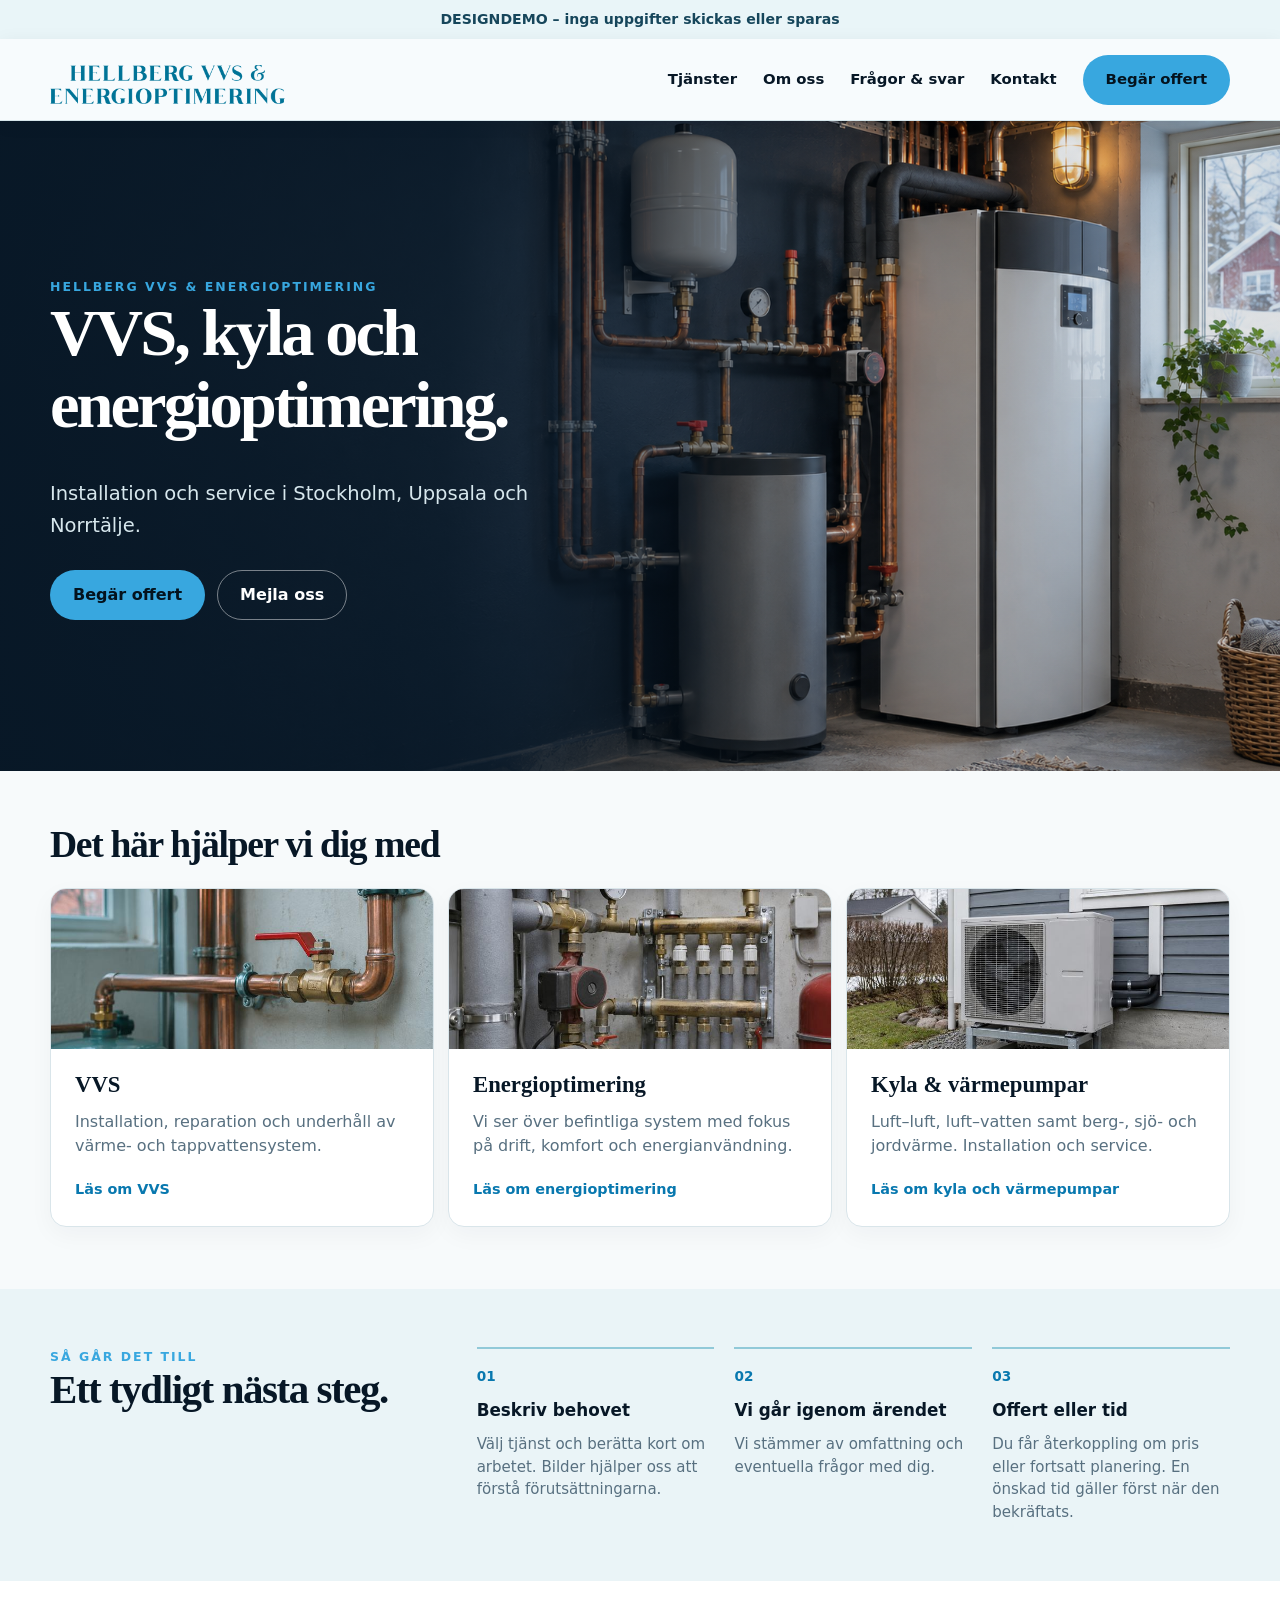
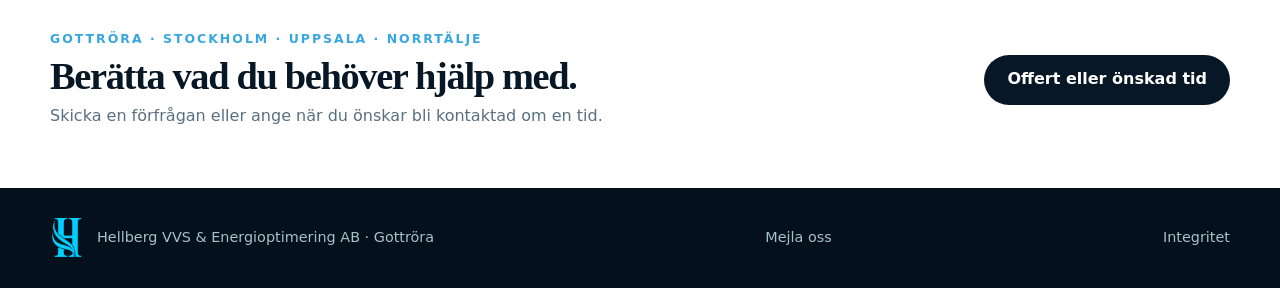
<file: index.html>
<!doctype html>
<html lang="sv">
<head>
  <meta charset="utf-8">
  <meta name="viewport" content="width=device-width,initial-scale=1">
  <meta name="robots" content="noindex,nofollow">
  <title>Hellberg VVS – design-demo</title>
  <link rel="stylesheet" href="assets/app.css?v=5">
  <link rel="stylesheet" href="assets/home.css?v=5">
<link rel="icon" type="image/png" href="assets/hellberg-mark.png"></head>
<body class="home-page">
  <div class="demo-ribbon">DESIGNDEMO – inga uppgifter skickas eller sparas</div>
  <header class="site-header">
    <div class="container nav">
      <a class="brand" href="index.html"><img class="brand-logo" width="235" height="49" src="assets/hellberg-wordmark.png" alt="Hellberg VVS & Energioptimering"></a>
      <button class="menu-btn" type="button" aria-label="Öppna meny" aria-expanded="false" aria-controls="site-navigation">☰</button>
      <nav class="nav-links" id="site-navigation" aria-label="Huvudmeny">
        <a href="tjanster.html">Tjänster</a>
        <a href="om-oss.html">Om oss</a>
        <a href="fragor-svar.html">Frågor & svar</a>
        <a href="kontakt.html">Kontakt</a>
        <a class="btn" href="offert.html">Begär offert</a>
      </nav>
    </div>
  </header>
  <main>
    <section class="hero home-hero">
      <div class="container">
        <div class="hero-copy">
          <div class="eyebrow">HELLBERG VVS & ENERGIOPTIMERING</div>
          <h1>VVS, kyla och energioptimering.</h1>
          <p class="lead">Installation och service i Stockholm, Uppsala och Norrtälje.</p>
          <div class="hero-actions">
            <a class="btn" href="offert.html">Begär offert</a>
            <a class="btn btn-outline" href="mailto:info@hellbergvvs.se">Mejla oss</a>
          </div>
        </div>
      </div>
    </section>
    <section class="home-services" aria-labelledby="services-title">
      <div class="container">
        <h2 id="services-title">Det här hjälper vi dig med</h2>
        <div class="home-service-links">
          <a href="tjanster.html#vvs"><img class="service-photo" src="assets/service-vvs.jpg" width="720" height="480" loading="lazy" decoding="async" alt="Kopparrör och avstängningsventil"><span class="service-card-body"><strong>VVS</strong><span class="service-summary">Installation, reparation och underhåll av värme- och tappvattensystem.</span><em>Läs om VVS</em></span></a>
          <a href="tjanster.html#energi"><img class="service-photo" src="assets/service-energy.jpg" width="720" height="480" loading="lazy" decoding="async" alt="Värmesystem med rör, ventiler och mätare"><span class="service-card-body"><strong>Energioptimering</strong><span class="service-summary">Vi ser över befintliga system med fokus på drift, komfort och energianvändning.</span><em>Läs om energioptimering</em></span></a>
          <a href="tjanster.html#kyla"><img class="service-photo" src="assets/service-heat-pump.jpg" width="720" height="480" loading="lazy" decoding="async" alt="Värmepump monterad vid husfasad"><span class="service-card-body"><strong>Kyla & värmepumpar</strong><span class="service-summary">Luft–luft, luft–vatten samt berg-, sjö- och jordvärme. Installation och service.</span><em>Läs om kyla och värmepumpar</em></span></a>
        </div>
      </div>
    </section>
    <section class="home-next" aria-labelledby="next-title"><div class="container home-next-inner">
      <div><div class="eyebrow">SÅ GÅR DET TILL</div><h2 id="next-title">Ett tydligt nästa steg.</h2></div>
      <ol><li><strong>Beskriv behovet</strong><span>Välj tjänst och berätta kort om arbetet. Bilder hjälper oss att förstå förutsättningarna.</span></li><li><strong>Vi går igenom ärendet</strong><span>Vi stämmer av omfattning och eventuella frågor med dig.</span></li><li><strong>Offert eller tid</strong><span>Du får återkoppling om pris eller fortsatt planering. En önskad tid gäller först när den bekräftats.</span></li></ol>
    </div></section>
    <section class="home-area"><div class="container home-area-inner"><div><div class="eyebrow">GOTTRÖRA · STOCKHOLM · UPPSALA · NORRTÄLJE</div><h2>Berätta vad du behöver hjälp med.</h2><p>Skicka en förfrågan eller ange när du önskar bli kontaktad om en tid.</p></div><a class="btn btn-dark" href="offert.html">Offert eller önskad tid</a></div></section>
  </main>
  <footer class="footer home-footer">
    <div class="container home-footer-inner">
      <div class="footer-identity"><img class="footer-mark" width="34" height="42" src="assets/hellberg-mark.png" alt=""><span>Hellberg VVS & Energioptimering AB · Gottröra</span></div>
      <a href="mailto:info@hellbergvvs.se">Mejla oss</a>
      <a href="integritet.html">Integritet</a>
    </div>
  </footer>
  <div class="mobile-bar"><a href="mailto:info@hellbergvvs.se">Mejla oss</a><a href="offert.html">Begär offert</a></div>
  <script src="assets/app.js?v=3"></script>
</body>
</html>
</file>
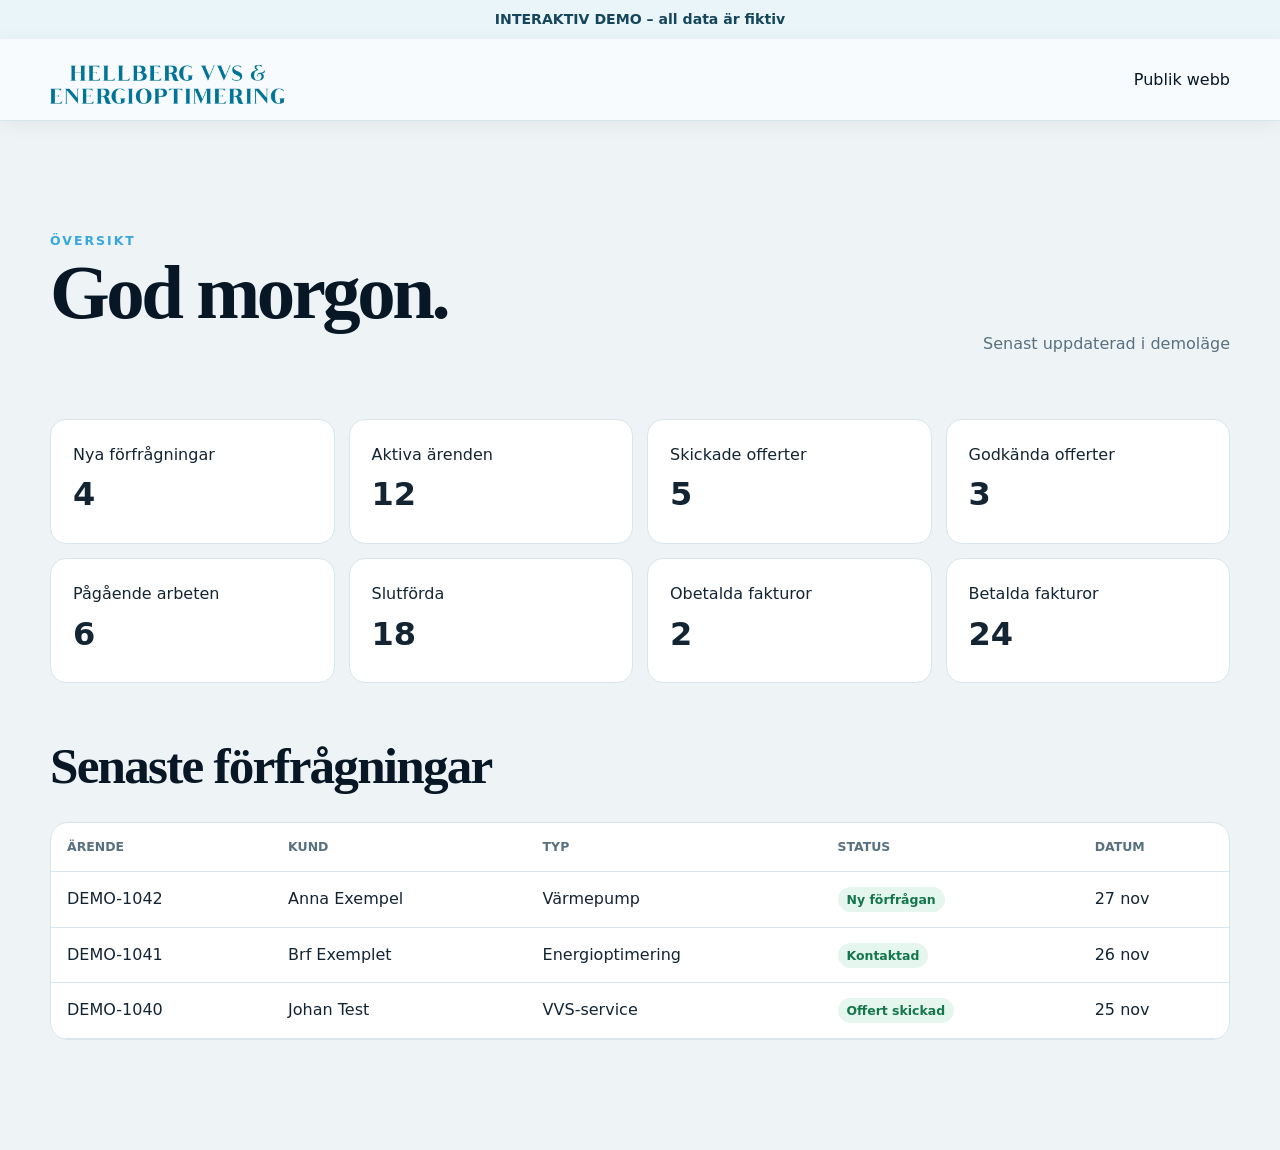
<file: admin/index.html>
<!doctype html><html lang="sv"><head><meta charset="utf-8"><meta name="viewport" content="width=device-width,initial-scale=1"><meta name="robots" content="noindex,nofollow"><title>Admin-demo</title><link rel="stylesheet" href="../assets/app.css?v=5"><link rel="icon" type="image/png" href="../assets/hellberg-mark.png"></head><body class="dashboard"><div class="demo-ribbon">INTERAKTIV DEMO – all data är fiktiv</div><header class="site-header"><div class="container nav"><a class="brand" href="../index.html"><img class="brand-logo" width="235" height="49" src="../assets/hellberg-wordmark.png" alt="Hellberg VVS & Energioptimering"></a><a href="../index.html">Publik webb</a></div></header><main class="section"><div class="container"><div class="section-head"><div><div class="eyebrow">ÖVERSIKT</div><h1>God morgon.</h1></div><p class="muted">Senast uppdaterad i demoläge</p></div><div class="dash-grid"><div class="stat"><span>Nya förfrågningar</span><strong>4</strong></div><div class="stat"><span>Aktiva ärenden</span><strong>12</strong></div><div class="stat"><span>Skickade offerter</span><strong>5</strong></div><div class="stat"><span>Godkända offerter</span><strong>3</strong></div><div class="stat"><span>Pågående arbeten</span><strong>6</strong></div><div class="stat"><span>Slutförda</span><strong>18</strong></div><div class="stat"><span>Obetalda fakturor</span><strong>2</strong></div><div class="stat"><span>Betalda fakturor</span><strong>24</strong></div></div><h2 style="margin-top:55px">Senaste förfrågningar</h2><div class="table-wrap"><table><thead><tr><th>Ärende</th><th>Kund</th><th>Typ</th><th>Status</th><th>Datum</th></tr></thead><tbody><tr><td>DEMO-1042</td><td>Anna Exempel</td><td>Värmepump</td><td><span class="badge">Ny förfrågan</span></td><td>27 nov</td></tr><tr><td>DEMO-1041</td><td>Brf Exemplet</td><td>Energioptimering</td><td><span class="badge">Kontaktad</span></td><td>26 nov</td></tr><tr><td>DEMO-1040</td><td>Johan Test</td><td>VVS-service</td><td><span class="badge">Offert skickad</span></td><td>25 nov</td></tr></tbody></table></div></div></main></body></html>
</file>
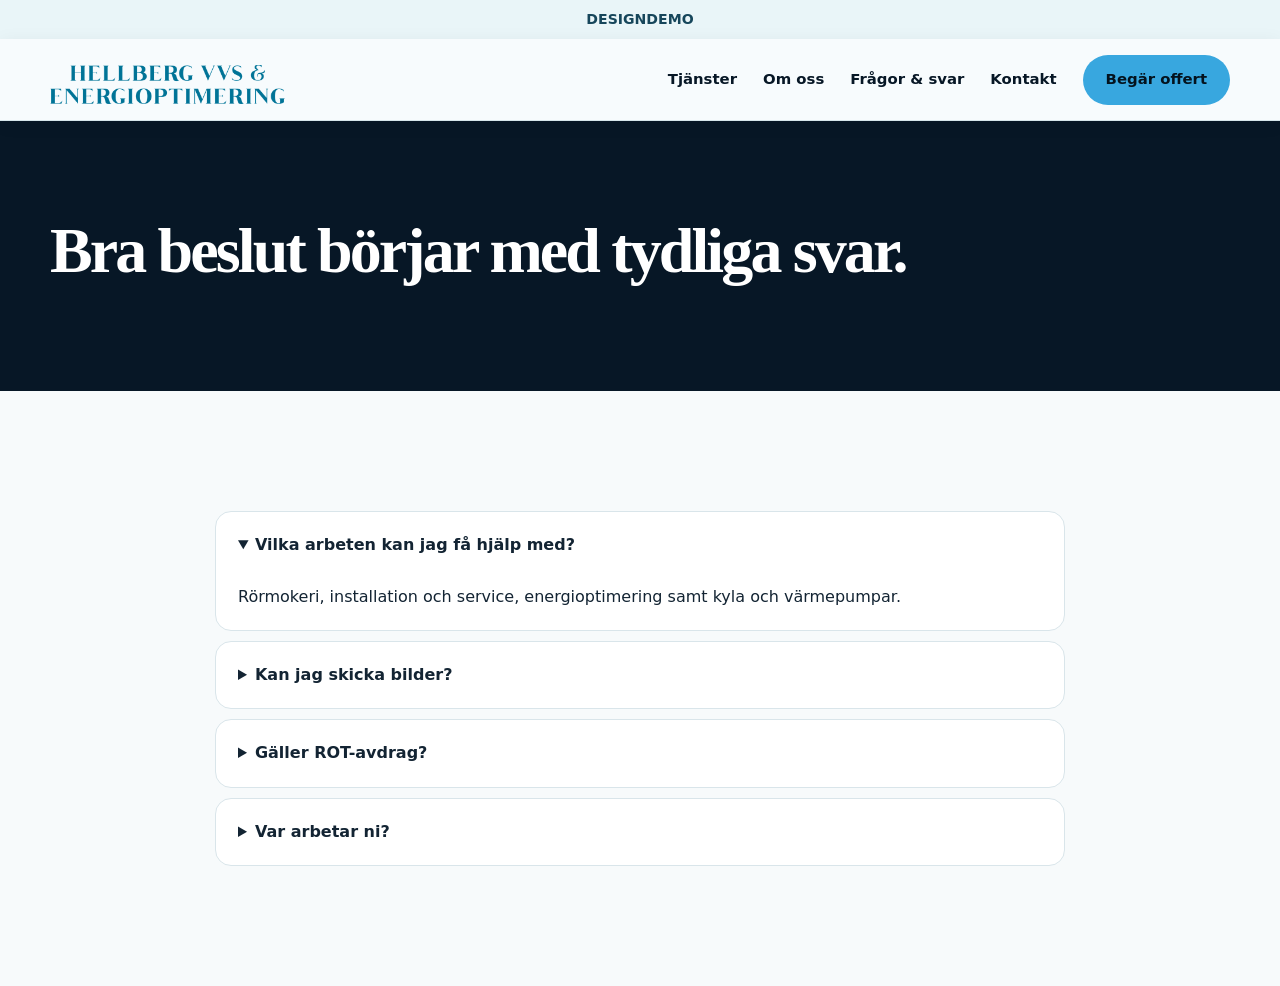
<file: fragor-svar.html>
<!doctype html><html lang="sv"><head><meta charset="utf-8"><meta name="viewport" content="width=device-width,initial-scale=1"><meta name="robots" content="noindex,nofollow"><title>Frågor & svar – Hellberg VVS demo</title><link rel="stylesheet" href="assets/app.css?v=5"><link rel="icon" type="image/png" href="assets/hellberg-mark.png"></head><body><div class="demo-ribbon">DESIGNDEMO</div><header class="site-header"><div class="container nav"><a class="brand" href="index.html"><img class="brand-logo" width="235" height="49" src="assets/hellberg-wordmark.png" alt="Hellberg VVS & Energioptimering"></a><button class="menu-btn" type="button" aria-label="Öppna meny" aria-expanded="false" aria-controls="site-navigation">☰</button><nav class="nav-links" id="site-navigation" aria-label="Huvudmeny"><a href="tjanster.html">Tjänster</a><a href="om-oss.html">Om oss</a><a href="fragor-svar.html" aria-current="page">Frågor & svar</a><a href="kontakt.html">Kontakt</a><a class="btn" href="offert.html">Begär offert</a></nav></div></header><main><section class="page-hero"><div class="container"><h1>Bra beslut börjar med tydliga svar.</h1></div></section><section class="section"><div class="container faq"><details open><summary>Vilka arbeten kan jag få hjälp med?</summary><p>Rörmokeri, installation och service, energioptimering samt kyla och värmepumpar.</p></details><details><summary>Kan jag skicka bilder?</summary><p>Ja, bilder kan bifogas i offertformuläret.</p></details><details><summary>Gäller ROT-avdrag?</summary><p>ROT kan vara aktuellt för vissa arbeten. Rätten och reglerna behöver kontrolleras för det enskilda ärendet.</p></details><details><summary>Var arbetar ni?</summary><p>Vi arbetar i Stockholm, Uppsala och Norrtälje. Kontakta oss för att stämma av tillgänglighet för ditt uppdrag.</p></details></div></section></main><script src="assets/app.js?v=3"></script></body></html>
</file>
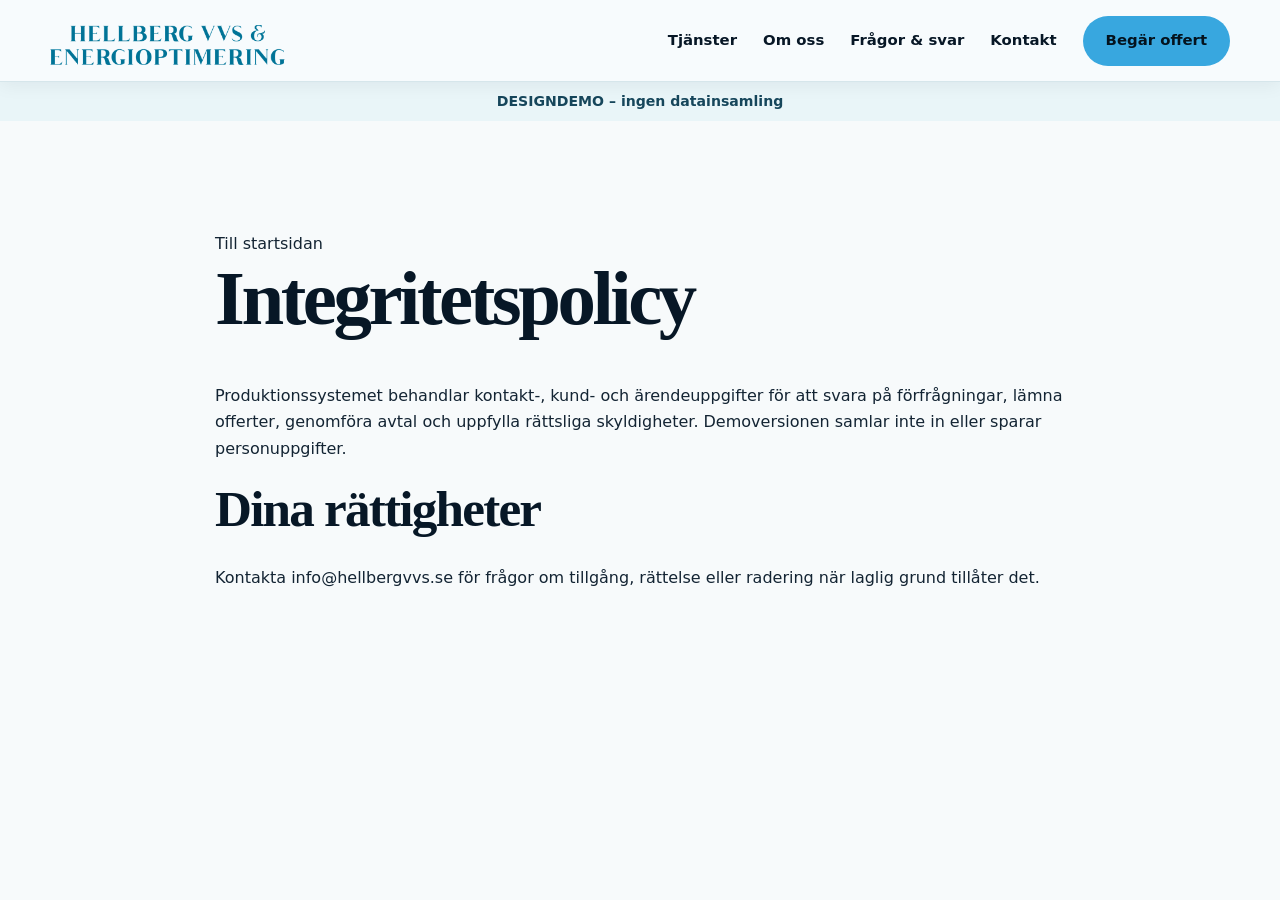
<file: integritet.html>
<!doctype html><html lang="sv"><head><meta charset="utf-8"><meta name="viewport" content="width=device-width,initial-scale=1"><meta name="robots" content="noindex,nofollow"><title>Integritet – Hellberg VVS demo</title><link rel="stylesheet" href="assets/app.css?v=5"><link rel="icon" type="image/png" href="assets/hellberg-mark.png"></head><body><header class="site-header"><div class="container nav"><a class="brand" href="index.html"><img class="brand-logo" width="235" height="49" src="assets/hellberg-wordmark.png" alt="Hellberg VVS & Energioptimering"></a><button class="menu-btn" type="button" aria-label="Öppna meny" aria-expanded="false" aria-controls="site-navigation">☰</button><nav class="nav-links" id="site-navigation" aria-label="Huvudmeny"><a href="tjanster.html">Tjänster</a><a href="om-oss.html">Om oss</a><a href="fragor-svar.html">Frågor & svar</a><a href="kontakt.html">Kontakt</a><a class="btn" href="offert.html">Begär offert</a></nav></div></header><div class="demo-ribbon">DESIGNDEMO – ingen datainsamling</div><main class="section"><div class="container faq"><a href="index.html">Till startsidan</a><h1>Integritetspolicy</h1><p>Produktionssystemet behandlar kontakt-, kund- och ärendeuppgifter för att svara på förfrågningar, lämna offerter, genomföra avtal och uppfylla rättsliga skyldigheter. Demoversionen samlar inte in eller sparar personuppgifter.</p><h2>Dina rättigheter</h2><p>Kontakta info@hellbergvvs.se för frågor om tillgång, rättelse eller radering när laglig grund tillåter det.</p></div></main><script src="assets/app.js?v=3"></script></body></html>
</file>
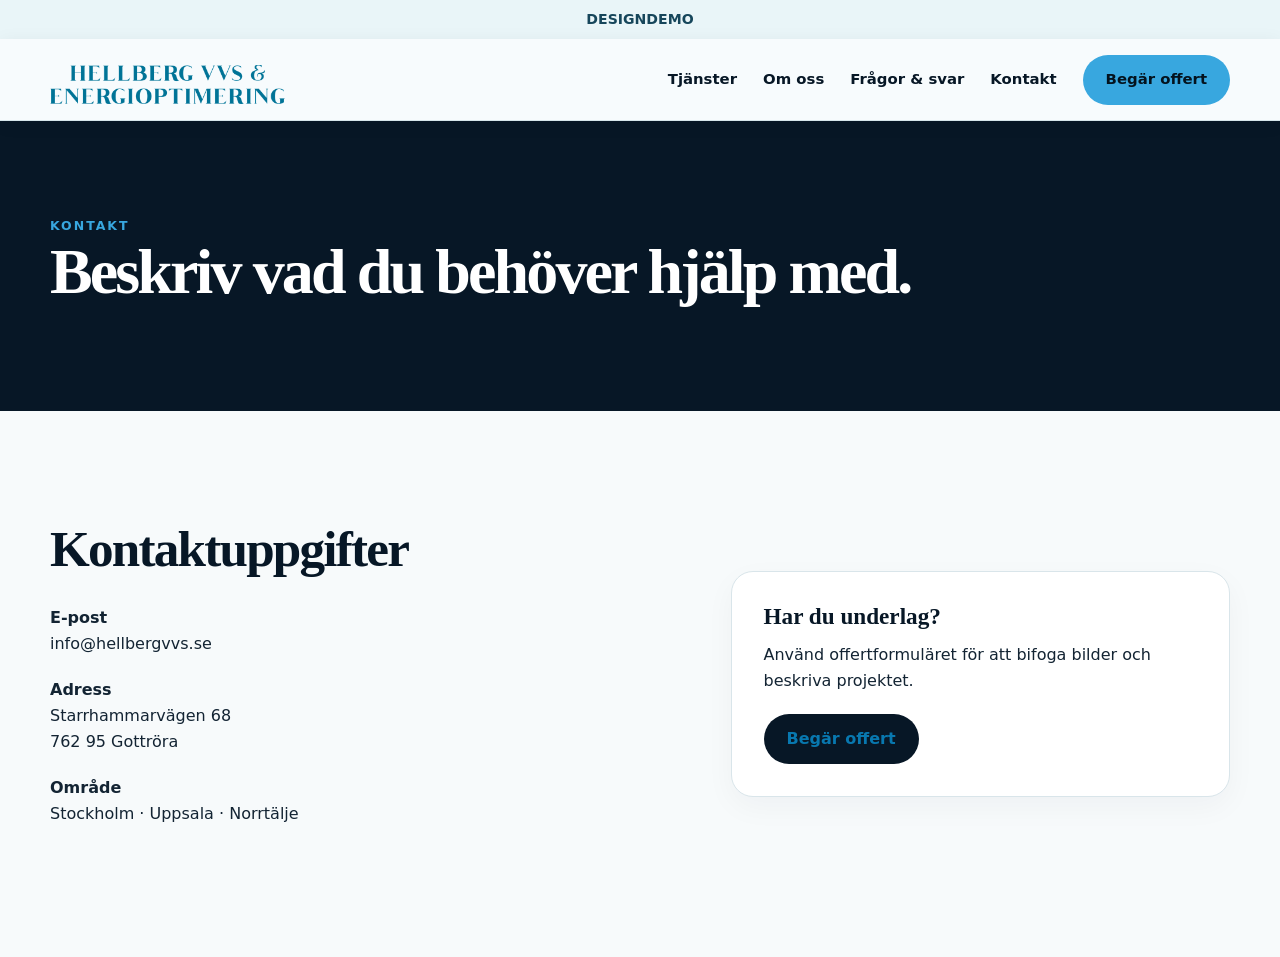
<file: kontakt.html>
<!doctype html><html lang="sv"><head><meta charset="utf-8"><meta name="viewport" content="width=device-width,initial-scale=1"><meta name="robots" content="noindex,nofollow"><title>Kontakt – Hellberg VVS demo</title><link rel="stylesheet" href="assets/app.css?v=5"><link rel="icon" type="image/png" href="assets/hellberg-mark.png"></head><body><div class="demo-ribbon">DESIGNDEMO</div><header class="site-header"><div class="container nav"><a class="brand" href="index.html"><img class="brand-logo" width="235" height="49" src="assets/hellberg-wordmark.png" alt="Hellberg VVS & Energioptimering"></a><button class="menu-btn" type="button" aria-label="Öppna meny" aria-expanded="false" aria-controls="site-navigation">☰</button><nav class="nav-links" id="site-navigation" aria-label="Huvudmeny"><a href="tjanster.html">Tjänster</a><a href="om-oss.html">Om oss</a><a href="fragor-svar.html">Frågor & svar</a><a href="kontakt.html" aria-current="page">Kontakt</a><a class="btn" href="offert.html">Begär offert</a></nav></div></header><main><section class="page-hero"><div class="container"><div class="eyebrow">KONTAKT</div><h1>Beskriv vad du behöver hjälp med.</h1></div></section><section class="section"><div class="container split"><div><h2>Kontaktuppgifter</h2><p><strong>E-post</strong><br><a href="mailto:info@hellbergvvs.se">info@hellbergvvs.se</a></p><p><strong>Adress</strong><br>Starrhammarvägen 68<br>762 95 Gottröra</p><p><strong>Område</strong><br>Stockholm · Uppsala · Norrtälje</p></div><div class="card"><h3>Har du underlag?</h3><p>Använd offertformuläret för att bifoga bilder och beskriva projektet.</p><a class="btn btn-dark" href="offert.html">Begär offert</a></div></div></section></main><script src="assets/app.js?v=3"></script></body></html>
</file>
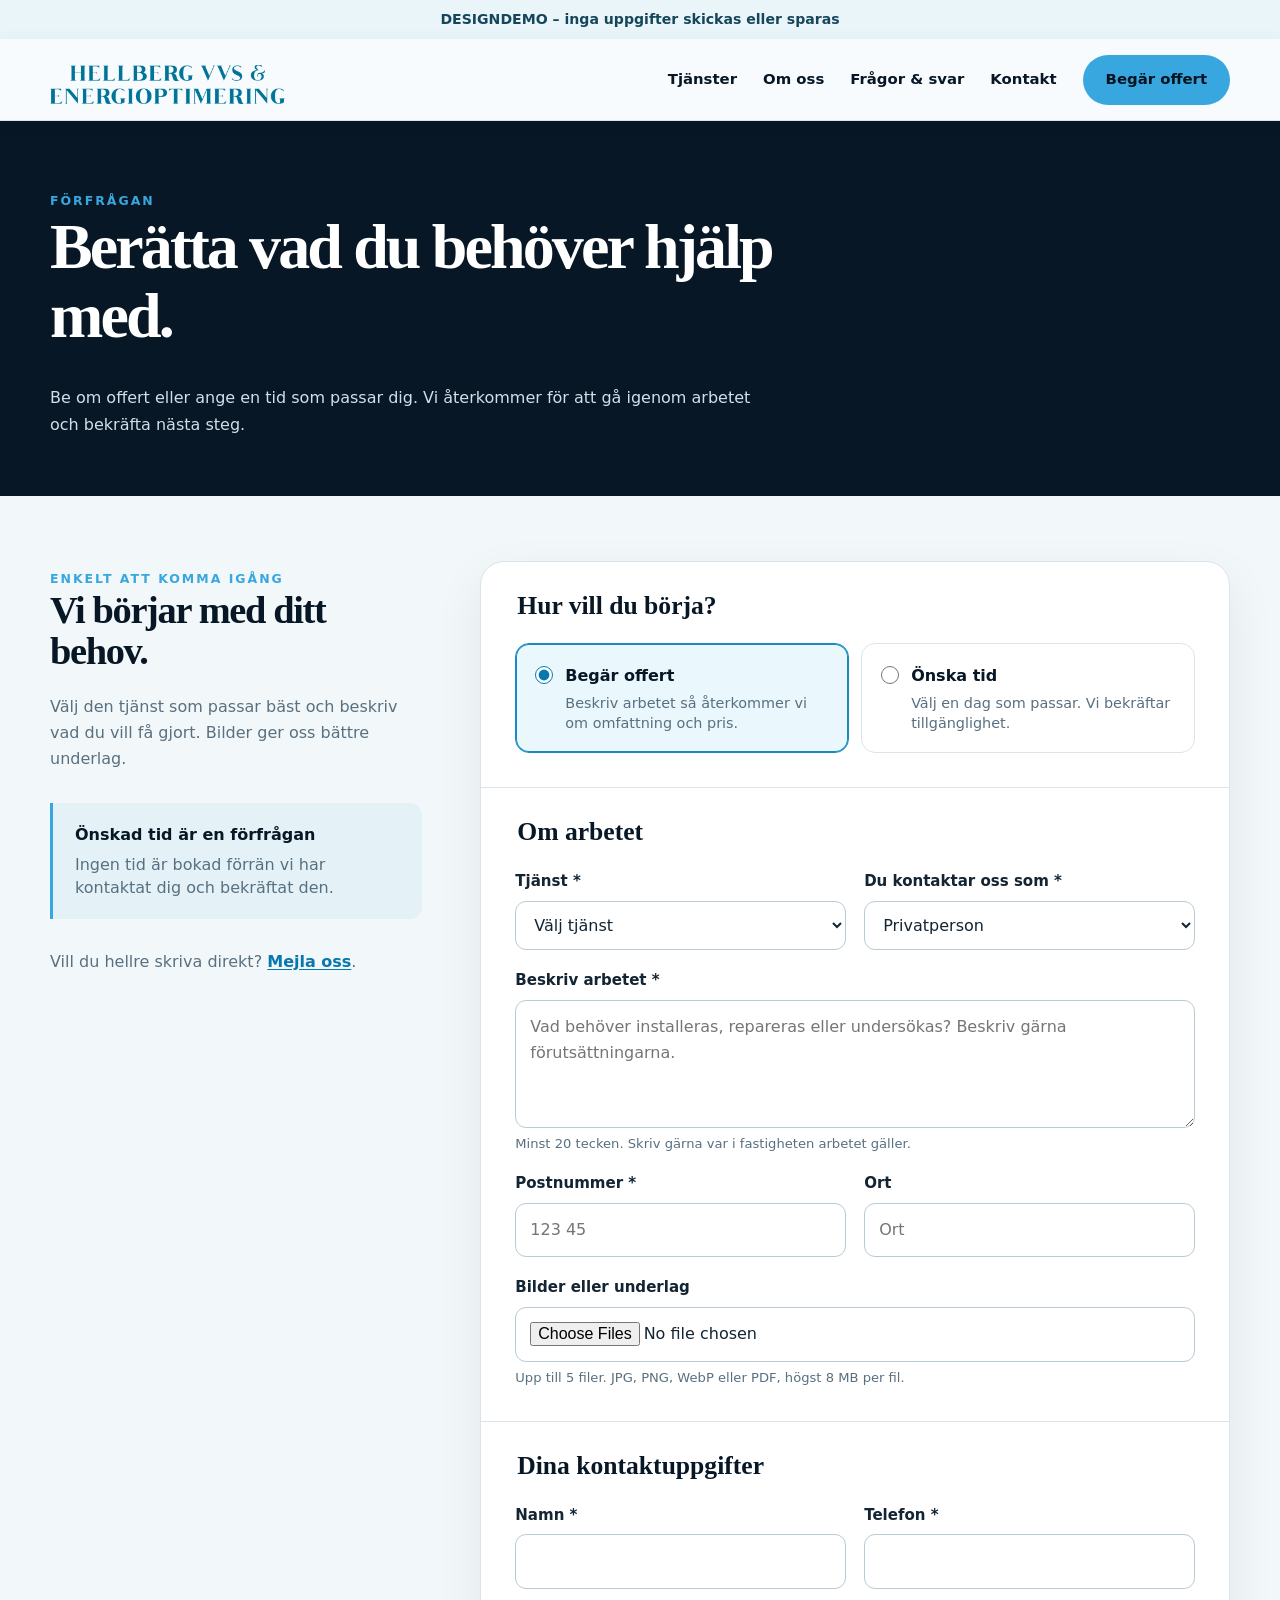
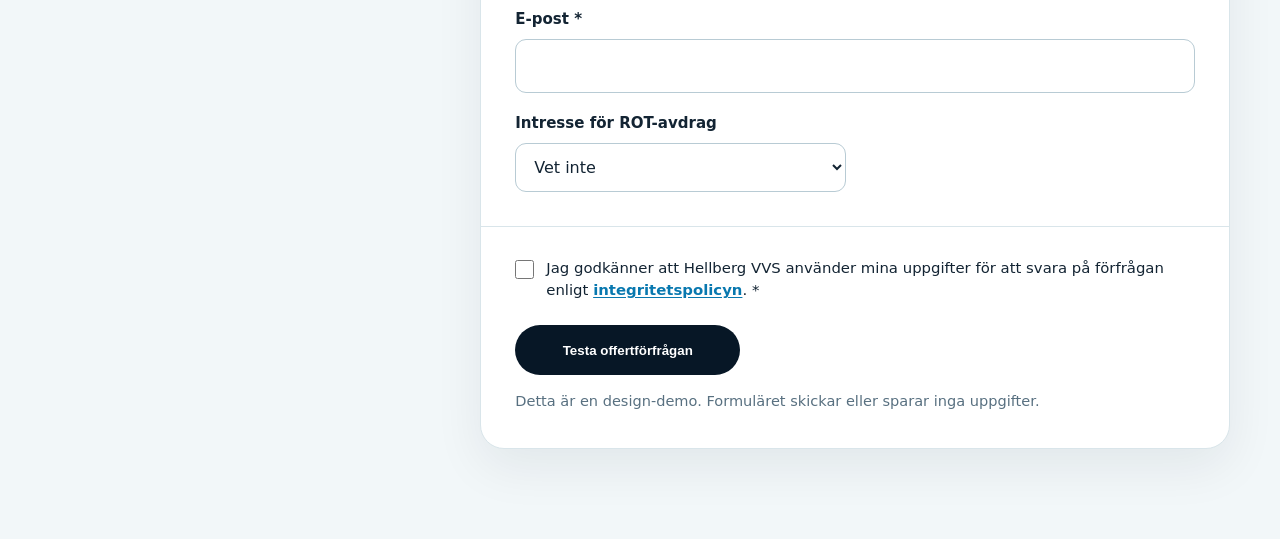
<file: offert.html>
<!doctype html>
<html lang="sv">
<head>
  <meta charset="utf-8">
  <meta name="viewport" content="width=device-width,initial-scale=1">
  <meta name="robots" content="noindex,nofollow">
  <title>Offert eller önskad tid – Hellberg VVS demo</title>
  <meta name="description" content="Beskriv ditt VVS-arbete och skicka en offertförfrågan eller önska en tid hos Hellberg VVS.">
  <link rel="stylesheet" href="assets/app.css?v=5">
  <link rel="stylesheet" href="assets/quote.css?v=1">
  <link rel="icon" type="image/png" href="assets/hellberg-mark.png">
</head>
<body>
  <div class="demo-ribbon">DESIGNDEMO – inga uppgifter skickas eller sparas</div>
  <header class="site-header"><div class="container nav"><a class="brand" href="index.html"><img class="brand-logo" width="235" height="49" src="assets/hellberg-wordmark.png" alt="Hellberg VVS & Energioptimering"></a><button class="menu-btn" type="button" aria-label="Öppna meny" aria-expanded="false" aria-controls="site-navigation">☰</button><nav class="nav-links" id="site-navigation" aria-label="Huvudmeny"><a href="tjanster.html">Tjänster</a><a href="om-oss.html">Om oss</a><a href="fragor-svar.html">Frågor & svar</a><a href="kontakt.html">Kontakt</a><a class="btn" href="offert.html" aria-current="page">Begär offert</a></nav></div></header>
  <main>
    <section class="page-hero quote-hero"><div class="container"><div class="eyebrow">FÖRFRÅGAN</div><h1>Berätta vad du behöver hjälp med.</h1><p>Be om offert eller ange en tid som passar dig. Vi återkommer för att gå igenom arbetet och bekräfta nästa steg.</p></div></section>
    <section class="quote-section"><div class="container quote-layout">
      <aside class="quote-aside"><div class="eyebrow">ENKELT ATT KOMMA IGÅNG</div><h2>Vi börjar med ditt behov.</h2><p>Välj den tjänst som passar bäst och beskriv vad du vill få gjort. Bilder ger oss bättre underlag.</p><div class="quote-aside-note"><strong>Önskad tid är en förfrågan</strong><span>Ingen tid är bokad förrän vi har kontaktat dig och bekräftat den.</span></div><p class="quote-direct">Vill du hellre skriva direkt? <a href="mailto:info@hellbergvvs.se">Mejla oss</a>.</p></aside>
      <form class="quote-form" data-inquiry-form data-demo-form>
        <fieldset class="quote-group"><legend>Hur vill du börja?</legend><div class="quote-choices"><label class="quote-choice"><input type="radio" name="request_type" value="quote" checked><span><strong>Begär offert</strong><small>Beskriv arbetet så återkommer vi om omfattning och pris.</small></span></label><label class="quote-choice"><input type="radio" name="request_type" value="time"><span><strong>Önska tid</strong><small>Välj en dag som passar. Vi bekräftar tillgänglighet.</small></span></label></div></fieldset>
        <fieldset class="quote-group"><legend>Om arbetet</legend><div class="quote-fields"><div class="field"><label for="work_type">Tjänst *</label><select id="work_type" name="work_type" required><option value="">Välj tjänst</option><option>VVS-installation</option><option>VVS-service eller reparation</option><option>Energioptimering</option><option>Kyla eller värmepump</option></select></div><div class="field"><label for="customer_type">Du kontaktar oss som *</label><select id="customer_type" name="customer_type" required><option value="private">Privatperson</option><option value="company">Företag</option><option value="brf">Bostadsrättsförening</option></select></div><div class="field full" data-company-field hidden><label for="company">Företag eller förening</label><input id="company" name="company" autocomplete="organization" disabled></div><div class="field full"><label for="description">Beskriv arbetet *</label><textarea id="description" name="description" required minlength="20" placeholder="Vad behöver installeras, repareras eller undersökas? Beskriv gärna förutsättningarna."></textarea><small>Minst 20 tecken. Skriv gärna var i fastigheten arbetet gäller.</small></div><div class="field"><label for="postal">Postnummer *</label><input id="postal" name="postal" inputmode="numeric" autocomplete="postal-code" placeholder="123 45" pattern="[0-9]{3} ?[0-9]{2}" required></div><div class="field"><label for="city">Ort</label><input id="city" name="city" autocomplete="address-level2" placeholder="Ort"></div><div class="field full"><label for="attachments">Bilder eller underlag</label><input id="attachments" name="attachments[]" type="file" multiple accept="image/jpeg,image/png,image/webp,application/pdf"><small>Upp till 5 filer. JPG, PNG, WebP eller PDF, högst 8 MB per fil.</small></div></div></fieldset>
        <fieldset class="quote-group" data-schedule hidden><legend>Önskad tid</legend><p class="quote-help">Ange en dag och ett tidsfönster som passar dig. Vi kontaktar dig innan någon tid blir bokad.</p><div class="quote-fields"><div class="field"><label for="preferred_date">Önskad dag *</label><input id="preferred_date" name="preferred_date" type="date" disabled></div><div class="field"><label for="time_window">Tidsfönster *</label><select id="time_window" name="time_window" disabled><option value="">Välj</option><option value="morning">Förmiddag</option><option value="afternoon">Eftermiddag</option><option value="flexible">Flexibelt</option></select></div></div></fieldset>
        <fieldset class="quote-group"><legend>Dina kontaktuppgifter</legend><div class="quote-fields"><div class="field"><label for="name">Namn *</label><input id="name" name="name" required autocomplete="name"></div><div class="field"><label for="phone">Telefon *</label><input id="phone" name="phone" type="tel" required autocomplete="tel"></div><div class="field full"><label for="email">E-post *</label><input id="email" name="email" type="email" required autocomplete="email"></div><div class="field"><label for="rot">Intresse för ROT-avdrag</label><select id="rot" name="rot"><option value="unsure">Vet inte</option><option value="yes">Ja</option><option value="no">Nej</option></select></div></div></fieldset>
        <div class="quote-submit"><label class="quote-consent"><input type="checkbox" name="privacy" value="1" required><span>Jag godkänner att Hellberg VVS använder mina uppgifter för att svara på förfrågan enligt <a href="integritet.html">integritetspolicyn</a>. *</span></label><button class="btn btn-dark" type="submit" data-submit-label>Visa förfrågan i demo</button><p class="quote-help">Detta är en design-demo. Formuläret skickar eller sparar inga uppgifter.</p><p class="notice" data-demo-result hidden role="status"></p></div>
      </form>
    </div></section>
  </main>
  <script src="assets/app.js?v=3"></script>
</body>
</html>
</file>
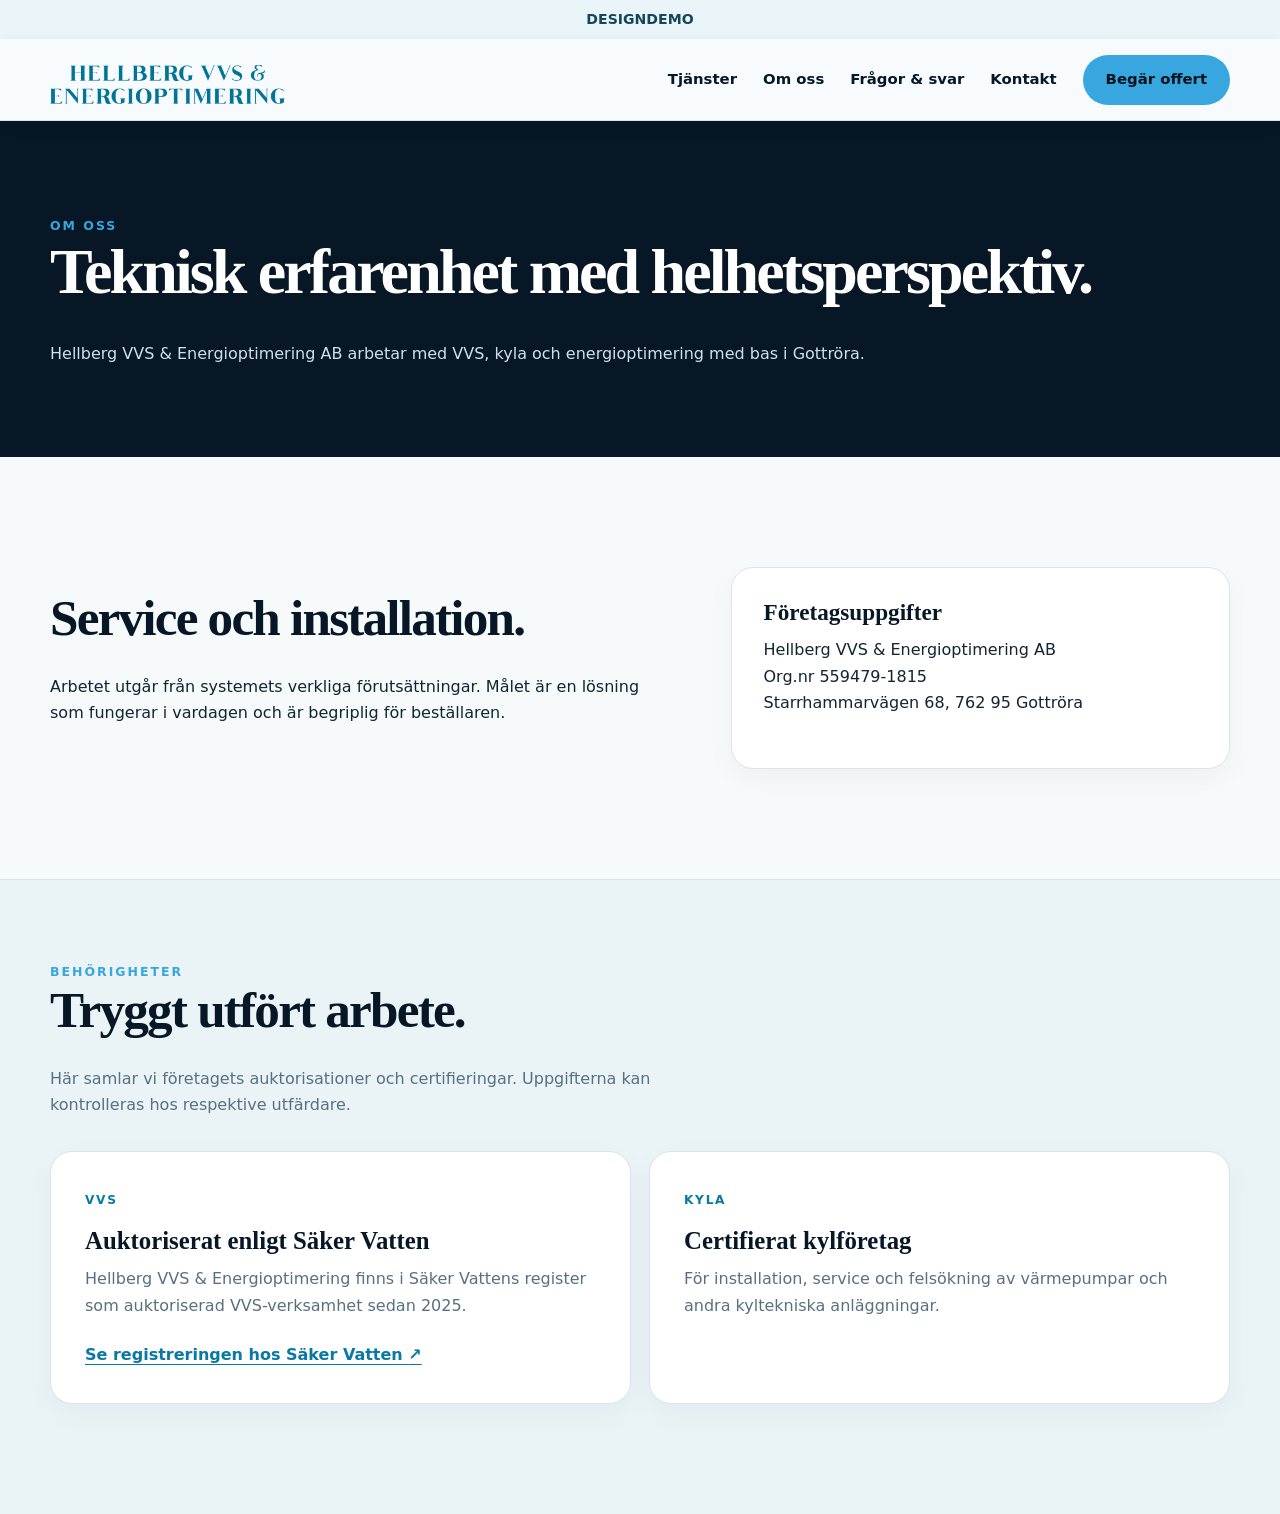
<file: om-oss.html>
<!doctype html><html lang="sv"><head><meta charset="utf-8"><meta name="viewport" content="width=device-width,initial-scale=1"><meta name="robots" content="noindex,nofollow"><title>Om oss – Hellberg VVS demo</title><link rel="stylesheet" href="assets/app.css?v=5"><link rel="stylesheet" href="assets/about.css?v=2"><link rel="icon" type="image/png" href="assets/hellberg-mark.png"></head><body><div class="demo-ribbon">DESIGNDEMO</div><header class="site-header"><div class="container nav"><a class="brand" href="index.html"><img class="brand-logo" width="235" height="49" src="assets/hellberg-wordmark.png" alt="Hellberg VVS & Energioptimering"></a><button class="menu-btn" type="button" aria-label="Öppna meny" aria-expanded="false" aria-controls="site-navigation">☰</button><nav class="nav-links" id="site-navigation" aria-label="Huvudmeny"><a href="tjanster.html">Tjänster</a><a href="om-oss.html" aria-current="page">Om oss</a><a href="fragor-svar.html">Frågor & svar</a><a href="kontakt.html">Kontakt</a><a class="btn" href="offert.html">Begär offert</a></nav></div></header><main><section class="page-hero"><div class="container"><div class="eyebrow">OM OSS</div><h1>Teknisk erfarenhet med helhetsperspektiv.</h1><p>Hellberg VVS & Energioptimering AB arbetar med VVS, kyla och energioptimering med bas i Gottröra.</p></div></section><section class="section"><div class="container split"><div><h2>Service och installation.</h2><p>Arbetet utgår från systemets verkliga förutsättningar. Målet är en lösning som fungerar i vardagen och är begriplig för beställaren.</p></div><div class="card"><h3>Företagsuppgifter</h3><p>Hellberg VVS & Energioptimering AB<br>Org.nr 559479-1815<br>Starrhammarvägen 68, 762 95 Gottröra</p></div></div></section>
<section class="section credentials-section" aria-labelledby="credentials-title"><div class="container"><div class="credentials-intro"><div class="eyebrow">BEHÖRIGHETER</div><h2 id="credentials-title">Tryggt utfört arbete.</h2><p>Här samlar vi företagets auktorisationer och certifieringar. Uppgifterna kan kontrolleras hos respektive utfärdare.</p></div>
<ul class="credential-list">
<!-- Lägg till fler behörigheter genom att kopiera ett li-block. -->
<li class="credential-card"><span class="credential-type">VVS</span><h3>Auktoriserat enligt Säker Vatten</h3><p>Hellberg VVS &amp; Energioptimering finns i Säker Vattens register som auktoriserad VVS-verksamhet sedan 2025.</p><a href="https://sakervatten.se/company/1233278/hellberg-vvs-energioptimering/" target="_blank" rel="noopener noreferrer">Se registreringen hos Säker Vatten <span aria-hidden="true">↗</span></a></li>
<li class="credential-card"><span class="credential-type">KYLA</span><h3>Certifierat kylföretag</h3><p>För installation, service och felsökning av värmepumpar och andra kyltekniska anläggningar.</p></li>
</ul></div></section></main><script src="assets/app.js?v=3"></script></body></html>
</file>
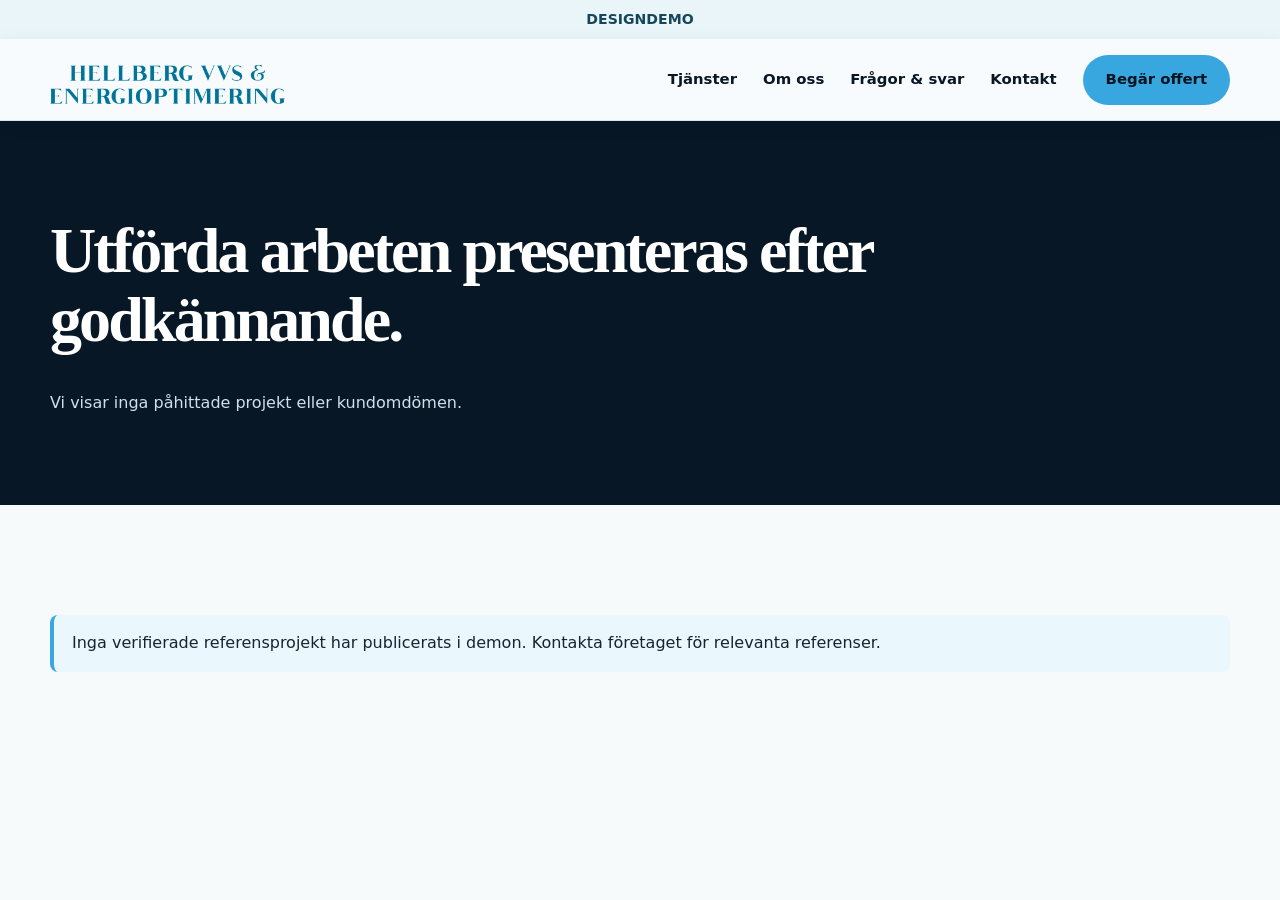
<file: referenser.html>
<!doctype html><html lang="sv"><head><meta charset="utf-8"><meta name="viewport" content="width=device-width,initial-scale=1"><meta name="robots" content="noindex,nofollow"><title>Referenser – Hellberg VVS demo</title><link rel="stylesheet" href="assets/app.css?v=5"><link rel="icon" type="image/png" href="assets/hellberg-mark.png"></head><body><div class="demo-ribbon">DESIGNDEMO</div><header class="site-header"><div class="container nav"><a class="brand" href="index.html"><img class="brand-logo" width="235" height="49" src="assets/hellberg-wordmark.png" alt="Hellberg VVS & Energioptimering"></a><button class="menu-btn" type="button" aria-label="Öppna meny" aria-expanded="false" aria-controls="site-navigation">☰</button><nav class="nav-links" id="site-navigation" aria-label="Huvudmeny"><a href="tjanster.html">Tjänster</a><a href="om-oss.html">Om oss</a><a href="fragor-svar.html">Frågor & svar</a><a href="kontakt.html">Kontakt</a><a class="btn" href="offert.html">Begär offert</a></nav></div></header><main><section class="page-hero"><div class="container"><h1>Utförda arbeten presenteras efter godkännande.</h1><p>Vi visar inga påhittade projekt eller kundomdömen.</p></div></section><section class="section"><div class="container"><div class="notice">Inga verifierade referensprojekt har publicerats i demon. Kontakta företaget för relevanta referenser.</div></div></section></main><script src="assets/app.js?v=3"></script></body></html>
</file>
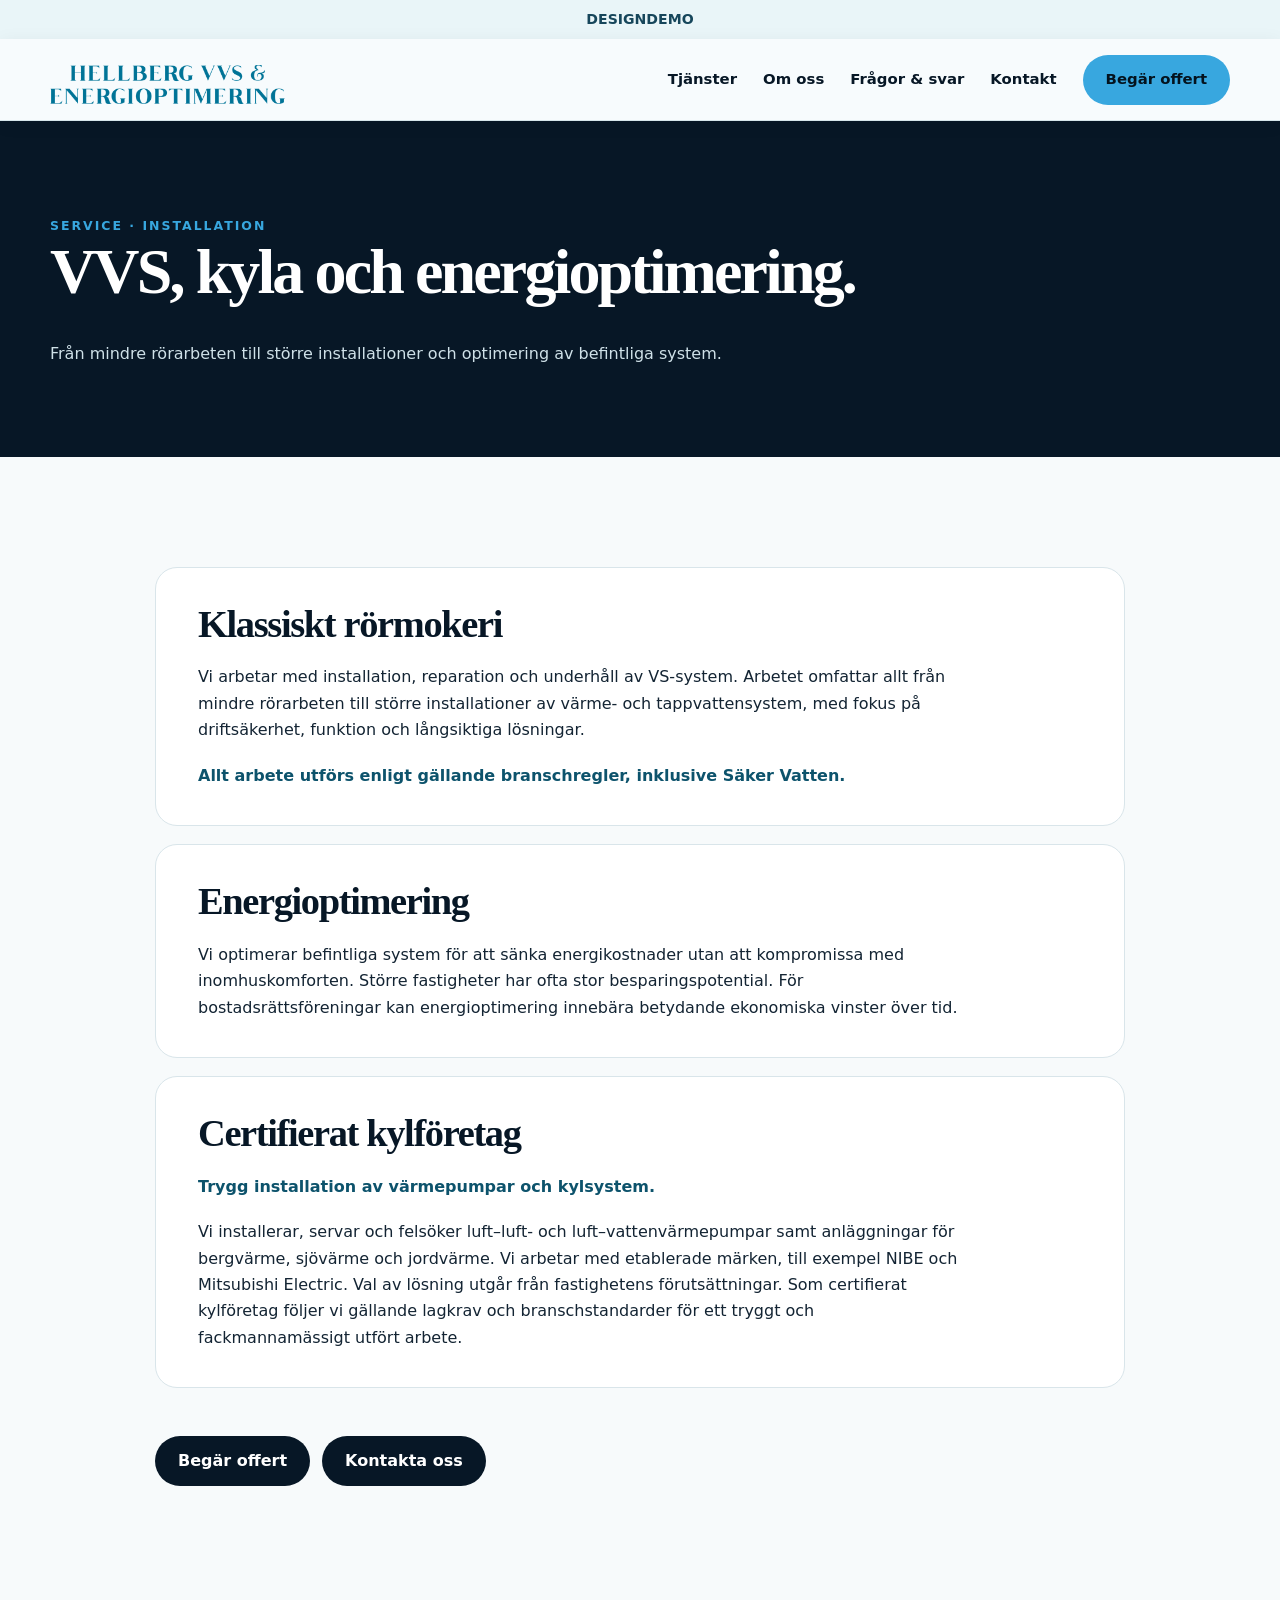
<file: tjanster.html>
<!doctype html>
<html lang="sv">
<head>
  <meta charset="utf-8">
  <meta name="viewport" content="width=device-width,initial-scale=1">
  <meta name="robots" content="noindex,nofollow">
  <title>Tjänster – Hellberg VVS demo</title>
  <link rel="stylesheet" href="assets/app.css?v=5">
<link rel="icon" type="image/png" href="assets/hellberg-mark.png"></head>
<body>
  <div class="demo-ribbon">DESIGNDEMO</div>
  <header class="site-header"><div class="container nav"><a class="brand" href="index.html"><img class="brand-logo" width="235" height="49" src="assets/hellberg-wordmark.png" alt="Hellberg VVS & Energioptimering"></a><button class="menu-btn" type="button" aria-label="Öppna meny" aria-expanded="false" aria-controls="site-navigation">☰</button><nav class="nav-links" id="site-navigation" aria-label="Huvudmeny"><a href="tjanster.html" aria-current="page">Tjänster</a><a href="om-oss.html">Om oss</a><a href="fragor-svar.html">Frågor & svar</a><a href="kontakt.html">Kontakt</a><a class="btn" href="offert.html">Begär offert</a></nav></div></header>
  <main>
    <section class="page-hero"><div class="container">
      <div class="eyebrow">SERVICE · INSTALLATION</div>
      <h1>VVS, kyla och energioptimering.</h1>
      <p>Från mindre rörarbeten till större installationer och optimering av befintliga system.</p>
    </div></section>
    <section class="section"><div class="container service-list">
      <article class="service-block" id="vvs">
        <h2>Klassiskt rörmokeri</h2>
        <p>Vi arbetar med installation, reparation och underhåll av VS-system. Arbetet omfattar allt från mindre rörarbeten till större installationer av värme- och tappvattensystem, med fokus på driftsäkerhet, funktion och långsiktiga lösningar.</p>
        <p class="service-note">Allt arbete utförs enligt gällande branschregler, inklusive Säker Vatten.</p>
      </article>
      <article class="service-block" id="energi">
        <h2>Energioptimering</h2>
        <p>Vi optimerar befintliga system för att sänka energikostnader utan att kompromissa med inomhuskomforten. Större fastigheter har ofta stor besparingspotential. För bostadsrättsföreningar kan energioptimering innebära betydande ekonomiska vinster över tid.</p>
      </article>
      <article class="service-block" id="kyla">
        <h2>Certifierat kylföretag</h2>
        <p class="service-note">Trygg installation av värmepumpar och kylsystem.</p>
        <p>Vi installerar, servar och felsöker luft–luft- och luft–vattenvärmepumpar samt anläggningar för bergvärme, sjövärme och jordvärme. Vi arbetar med etablerade märken, till exempel NIBE och Mitsubishi Electric. Val av lösning utgår från fastighetens förutsättningar. Som certifierat kylföretag följer vi gällande lagkrav och branschstandarder för ett tryggt och fackmannamässigt utfört arbete.</p>
      </article>
      <div class="hero-actions"><a class="btn btn-dark" href="offert.html">Begär offert</a><a class="btn btn-dark" href="kontakt.html">Kontakta oss</a></div>
    </div></section>
  </main>
<script src="assets/app.js?v=3"></script></body>
</html>
</file>
<file: assets/app.css>
:root{--navy:#071726;--navy2:#0c2940;--blue:#38a7df;--ice:#eaf7fc;--white:#fff;--ink:#132433;--muted:#587080;--line:#d9e5ea;--ok:#35b47b;--radius:22px;--shadow:0 24px 70px rgba(7,23,38,.14)}*{box-sizing:border-box}html{scroll-behavior:smooth}body{margin:0;font:400 1rem/1.65 system-ui,-apple-system,"Segoe UI",sans-serif;color:var(--ink);background:#f7fafb}a{color:inherit;text-decoration:none}img{display:block;max-width:100%}.container{width:min(1180px,calc(100% - 40px));margin:auto}.eyebrow{text-transform:uppercase;letter-spacing:.16em;font-size:.78rem;font-weight:800;color:var(--blue)}h1,h2,h3{font-family:Georgia,"Times New Roman",serif;line-height:1.08;margin:0 0 .55em;color:var(--navy)}h1{font-size:clamp(2.65rem,6vw,5.7rem);letter-spacing:-.045em}h2{font-size:clamp(2.1rem,4vw,3.7rem);letter-spacing:-.035em}h3{font-size:1.45rem}p{margin:.4em 0 1.2em}.muted{color:var(--muted)}.site-header{height:82px;display:flex;align-items:center;position:sticky;top:0;z-index:30;background:rgba(7,23,38,.94);backdrop-filter:blur(16px);color:white;border-bottom:1px solid rgba(255,255,255,.09)}.nav{display:flex;align-items:center;justify-content:space-between;gap:28px}.brand{font-weight:850;letter-spacing:.02em}.brand small{display:block;color:#8fcbe7;font-size:.65rem;letter-spacing:.16em}.nav-links{display:flex;align-items:center;gap:26px;font-weight:650;font-size:.93rem}.nav-links a:hover,.nav-links a:focus-visible{color:#87d1f2}.btn{display:inline-flex;justify-content:center;align-items:center;min-height:50px;padding:0 22px;border-radius:999px;background:var(--blue);color:#04131e;font-weight:800;border:1px solid transparent;cursor:pointer}.btn:hover{transform:translateY(-1px);filter:brightness(1.05)}.btn-outline{background:transparent;color:white;border-color:rgba(255,255,255,.45)}.btn-dark{background:var(--navy);color:white}.hero{min-height:calc(100vh - 82px);display:grid;align-items:center;color:white;background:linear-gradient(90deg,rgba(7,23,38,.96) 0%,rgba(7,23,38,.87) 35%,rgba(7,23,38,.12) 72%),url('hellberg-vvs-hero.png') center/cover}.hero h1,.hero h2{color:white}.hero-copy{max-width:700px;padding:92px 0}.hero .lead{max-width:590px;color:#d7e7ed;font-size:1.22rem}.hero-actions{display:flex;flex-wrap:wrap;gap:12px;margin:30px 0 46px}.trust-strip{display:flex;flex-wrap:wrap;gap:22px;color:#bcd2db;font-size:.9rem}.trust-strip span:before{content:'✓';color:#67d6a5;margin-right:8px}.section{padding:110px 0}.section-head{display:flex;justify-content:space-between;gap:50px;align-items:end;margin-bottom:42px}.section-head p{max-width:520px}.cards{display:grid;grid-template-columns:repeat(3,1fr);gap:18px}.card{padding:32px;border-radius:var(--radius);background:white;border:1px solid var(--line);box-shadow:0 10px 30px rgba(8,31,49,.04)}.card-icon{width:52px;height:52px;display:grid;place-items:center;border-radius:16px;background:var(--ice);color:#0878af;margin-bottom:28px;font-size:1.4rem}.card a{font-weight:800;color:#0878af}.dark{background:var(--navy);color:#d7e6ed}.dark h2,.dark h3{color:white}.split{display:grid;grid-template-columns:1.1fr .9fr;gap:70px;align-items:center}.feature-panel{background:linear-gradient(150deg,#0d314b,#0a2032);padding:44px;border:1px solid rgba(255,255,255,.12);border-radius:30px;box-shadow:var(--shadow)}.metrics{display:grid;grid-template-columns:repeat(3,1fr);gap:1px;background:rgba(255,255,255,.1);border-radius:18px;overflow:hidden}.metric{padding:24px;background:var(--navy2)}.metric strong{display:block;color:white;font-size:1.35rem}.steps{counter-reset:step;display:grid;grid-template-columns:repeat(4,1fr);gap:15px}.step{position:relative;padding:30px 24px;background:white;border-top:4px solid var(--blue)}.step:before{counter-increment:step;content:counter(step);display:block;font:700 2rem Georgia;color:#9acfe5;margin-bottom:30px}.areas{display:flex;flex-wrap:wrap;gap:10px}.pill{padding:9px 15px;border:1px solid var(--line);border-radius:999px;background:white;font-weight:700}.faq{max-width:850px}.faq details{background:white;border:1px solid var(--line);border-radius:16px;padding:0 22px;margin:10px 0}.faq summary{cursor:pointer;font-weight:800;padding:20px 0}.cta{padding:70px;border-radius:34px;background:linear-gradient(135deg,#0d314b,#071726);color:white;display:flex;justify-content:space-between;gap:40px;align-items:center}.cta h2{color:white}.footer{background:#04111c;color:#a8c0cb;padding:65px 0 100px}.footer-grid{display:grid;grid-template-columns:2fr 1fr 1fr;gap:60px}.footer h3{color:white}.mobile-bar{display:none}.menu-btn{display:none;background:none;border:0;color:white;font-size:1.4rem}.page-hero{padding:95px 0 70px;background:var(--navy);color:#cfe1e8}.page-hero h1{color:white;font-size:clamp(2.6rem,5vw,4.8rem)}.form-grid{display:grid;grid-template-columns:repeat(2,1fr);gap:18px}.field{display:flex;flex-direction:column;gap:7px}.field.full{grid-column:1/-1}label{font-weight:750;font-size:.93rem}input,select,textarea{width:100%;font:inherit;padding:13px 14px;border:1px solid #b8cbd4;border-radius:11px;background:white;color:var(--ink)}textarea{min-height:150px;resize:vertical}input:focus,select:focus,textarea:focus{outline:3px solid rgba(56,167,223,.25);border-color:#168ac1}.notice{padding:15px 18px;background:var(--ice);border-left:4px solid var(--blue);border-radius:8px}.demo-ribbon{background:#ffd36d;color:#332000;padding:8px;text-align:center;font-weight:850;font-size:.88rem}.dashboard{background:#eef3f5;min-height:100vh}.dash-grid{display:grid;grid-template-columns:repeat(4,1fr);gap:14px}.stat{background:white;padding:22px;border-radius:16px;border:1px solid var(--line)}.stat strong{display:block;font-size:2rem}.table-wrap{overflow:auto;background:white;border-radius:18px;border:1px solid var(--line)}table{width:100%;border-collapse:collapse}th,td{text-align:left;padding:14px 16px;border-bottom:1px solid var(--line);white-space:nowrap}th{font-size:.78rem;text-transform:uppercase;color:var(--muted)}.badge{padding:5px 9px;border-radius:999px;background:#e5f6ee;color:#14764b;font-weight:750;font-size:.78rem}@media(max-width:850px){.nav-links{display:none;position:absolute;top:82px;left:0;right:0;background:var(--navy);padding:22px;flex-direction:column}.nav-links.open{display:flex}.menu-btn{display:block}.cards,.steps,.split,.footer-grid{grid-template-columns:1fr}.section-head,.cta{align-items:flex-start;flex-direction:column}.section{padding:75px 0}.dash-grid{grid-template-columns:repeat(2,1fr)}.mobile-bar{position:fixed;z-index:40;bottom:0;left:0;right:0;display:grid;grid-template-columns:1fr 1fr;gap:1px;background:#19364a}.mobile-bar a{padding:14px;text-align:center;background:var(--navy);color:white;font-weight:800}.footer{padding-bottom:110px}}@media(max-width:560px){.container{width:min(100% - 28px,1180px)}.hero-copy{padding:70px 0}.form-grid,.dash-grid{grid-template-columns:1fr}.cta{padding:40px 26px}.metrics{grid-template-columns:1fr}.field.full{grid-column:auto}}@media(prefers-reduced-motion:reduce){*{scroll-behavior:auto!important;transition:none!important;animation:none!important}}

.brand{display:inline-flex;align-items:center;min-width:0}
.brand-logo{display:block;width:235px;max-width:100%;max-height:58px;height:auto;object-fit:contain;object-position:left center}
.footer-mark{display:block;width:34px;height:auto;flex:none}
.service-list{display:grid;gap:18px;max-width:970px;margin:auto}
.service-block{background:#fff;border:1px solid var(--line);border-radius:22px;padding:36px 42px;scroll-margin-top:110px}
.service-block h2{font-size:clamp(1.8rem,3vw,2.5rem);margin-bottom:.5em}
.service-block p{max-width:75ch}
.service-block p:last-child{margin-bottom:0}
.service-block .service-note{font-weight:700;color:#0d536c}
@media(max-width:850px){.brand-logo{width:205px}.service-block{padding:28px}}
@media(max-width:560px){.brand-logo{width:170px;max-height:46px}.service-block{padding:24px}}
.site-header{background:rgba(247,251,253,.98);color:var(--navy);border-bottom:1px solid #d6e6eb;box-shadow:0 3px 18px rgba(7,23,38,.06)}
.site-header .brand{padding:0;background:none;border-radius:0;box-shadow:none}
.site-header .menu-btn{color:var(--navy)}
.site-header .nav-links a:hover,.site-header .nav-links a:focus-visible{color:#0878a5}
.demo-ribbon{background:#e9f5f8;color:#16465b}
.footer-identity .footer-mark{width:34px;filter:brightness(1.8)}
@media(max-width:850px){.site-header .nav-links{background:#f7fbfd;color:var(--navy);box-shadow:0 16px 24px rgba(7,23,38,.12)}}
@media(max-width:560px){.site-header .brand-logo{width:190px}}
@media(max-width:850px){.site-header .menu-btn{display:grid;place-items:center;width:46px;height:46px;padding:0;cursor:pointer}.site-header .nav-links.open{align-items:stretch;gap:0;padding:10px 20px 16px;max-height:calc(100dvh - 82px);overflow-y:auto}.site-header .nav-links a{display:flex;align-items:center;min-height:44px;padding:10px 14px;font-size:1rem}.site-header .nav-links .btn{justify-content:center;margin-top:8px}.mobile-bar{padding-bottom:env(safe-area-inset-bottom)}.mobile-bar a{display:grid;place-items:center;min-height:52px}}
@media(max-width:560px){.page-hero{padding:56px 0 48px}.page-hero h1{font-size:clamp(2.2rem,9vw,3.15rem);overflow-wrap:anywhere}.section{padding:56px 0}.split{gap:26px}.card{padding:24px}}
</file>
<file: assets/home.css>
.home-hero{min-height:560px;min-height:min(650px,calc(100svh - 120px));background-position:center center}
.home-hero .hero-copy{padding:78px 0 74px;max-width:690px}
.home-hero h1{font-size:clamp(2.9rem,5.2vw,5rem);max-width:670px}
.home-hero .lead{max-width:520px}
.home-hero .hero-actions{margin:28px 0 0}
.home-services{padding:54px 0 62px}
.home-services h2{font-size:clamp(1.7rem,3vw,2.35rem);margin-bottom:22px}
.home-service-links{display:grid;grid-template-columns:repeat(3,minmax(0,1fr));gap:14px}
.home-service-links a{display:flex;flex-direction:column;min-height:0;padding:0;overflow:hidden;background:#fff;border:1px solid var(--line);border-radius:16px;color:var(--navy);box-shadow:0 8px 25px rgba(8,31,49,.04)}
.home-service-links .service-photo{width:100%;height:160px;object-fit:cover;object-position:center;flex:none}
.home-service-links .service-card-body{display:flex;flex:1;flex-direction:column;align-items:flex-start;padding:22px 24px 24px}
.home-service-links strong{font:700 1.42rem/1.2 Georgia,serif;margin-bottom:12px}
.home-service-links .service-summary{color:var(--muted);line-height:1.5}
.home-service-links em{font-style:normal;font-size:.9rem;font-weight:800;color:#0878af;margin-top:auto;padding-top:20px}
.home-next{padding:58px 0;background:#eaf4f7}
.home-next-inner{display:grid;grid-template-columns:1fr 2fr;gap:50px;align-items:start}
.home-next h2{font-size:clamp(2rem,3.2vw,3rem)}
.home-next ol{list-style:none;display:grid;grid-template-columns:repeat(3,1fr);gap:20px;margin:0;padding:0;counter-reset:next}
.home-next li{border-top:2px solid #91c9d8;padding-top:16px;counter-increment:next}
.home-next li::before{content:'0' counter(next);display:block;color:#0878af;font-weight:850;font-size:.85rem;margin-bottom:10px}
.home-next li strong{display:block;color:var(--navy);font-size:1.05rem;margin-bottom:8px}
.home-next li span{display:block;color:var(--muted);font-size:.94rem;line-height:1.5}
.home-area{padding:48px 0 58px;background:#fff}
.home-area-inner{display:flex;justify-content:space-between;align-items:center;gap:30px}
.home-area h2{font-size:clamp(1.8rem,3vw,2.6rem);margin:.15em 0}
.home-area p{margin-bottom:0;color:var(--muted)}
.home-area .btn{flex:none}
.home-service-links a:hover,.home-service-links a:focus-visible{border-color:var(--blue);color:#0878af;outline-offset:3px}
.home-footer{padding:30px 0}
.home-footer-inner{display:flex;align-items:center;justify-content:space-between;gap:20px;flex-wrap:wrap;font-size:.9rem}
.footer-identity{display:flex;align-items:center;gap:13px}
.home-footer a:hover,.home-footer a:focus-visible{color:#fff;text-decoration:underline}
@media(max-width:850px){.home-hero{min-height:500px}.home-hero .hero-copy{padding:75px 0}.home-service-links{grid-template-columns:repeat(2,minmax(0,1fr))}.home-service-links a{min-height:0}.home-next-inner{grid-template-columns:1fr}.home-area-inner{align-items:flex-start;flex-direction:column}.home-footer{padding-bottom:110px}}
@media(max-width:620px){.home-service-links{grid-template-columns:1fr;gap:12px}.home-service-links a{display:grid;grid-template-columns:108px minmax(0,1fr);align-items:stretch}.home-service-links .service-photo{width:108px;height:100%;min-height:164px;object-position:center}.home-service-links .service-card-body{padding:15px 16px;justify-content:center}.home-service-links strong{font-size:1.2rem;margin-bottom:6px}.home-service-links .service-summary{font-size:.94rem;line-height:1.4}.home-service-links em{display:none}}
@media(max-width:560px){.home-hero{min-height:430px;background-position:62% center}.home-hero .hero-copy{padding:52px 0}.home-hero h1{font-size:clamp(2.25rem,10vw,3.1rem)}.home-services{padding:34px 0 40px}.home-footer-inner{align-items:flex-start;flex-direction:column;gap:8px}.home-next{padding:42px 0}.home-next ol{grid-template-columns:1fr;gap:20px}.home-area{padding:42px 0 50px}}
@media(max-width:350px){.home-hero h1{font-size:2.1rem;overflow-wrap:anywhere}.home-services h2{font-size:1.6rem}.home-service-links a{grid-template-columns:92px minmax(0,1fr)}.home-service-links .service-photo{width:92px}.home-service-links .service-card-body{padding:12px}.home-service-links strong{font-size:1.12rem}}
</file>
<file: assets/quote.css>
.quote-hero{padding:70px 0 58px}
.quote-hero h1{max-width:820px}
.quote-hero p{max-width:710px;margin-bottom:0}
.quote-section{padding:65px 0 90px;background:#f2f7f9}
.quote-layout{display:grid;grid-template-columns:minmax(250px,.72fr) minmax(0,1.45fr);gap:58px;align-items:start}
.quote-aside{position:sticky;top:115px;padding-top:8px}
.quote-aside h2{font-size:clamp(2rem,3vw,3.2rem)}
.quote-aside p{color:var(--muted)}
.quote-aside-note{display:grid;gap:5px;margin:30px 0;padding:19px 22px;border-left:3px solid var(--blue);background:#e4f2f7;border-radius:0 12px 12px 0}
.quote-aside-note strong{color:var(--navy)}
.quote-aside-note span{color:var(--muted);line-height:1.45}
.quote-direct a,.quote-consent a{color:#0878af;text-decoration:underline;text-underline-offset:2px;font-weight:700}
.quote-form{background:#fff;border:1px solid var(--line);border-radius:24px;box-shadow:0 18px 50px rgba(7,23,38,.07);overflow:hidden}
.quote-group{border:0;border-bottom:1px solid var(--line);margin:0;padding:29px 34px 34px;min-width:0}
.quote-group legend{float:left;width:100%;font:700 1.6rem/1.2 Georgia,serif;color:var(--navy);margin-bottom:21px}
.quote-group legend+*{clear:both}
.quote-choices{display:grid;grid-template-columns:1fr 1fr;gap:12px}
.quote-choice{display:flex;align-items:flex-start;gap:12px;padding:19px;border:1.5px solid var(--line);border-radius:14px;cursor:pointer;font-weight:400}
.quote-choice:has(input:checked){border-color:#168ac1;background:#eaf7fc;box-shadow:inset 0 0 0 1px #168ac1}
.quote-choice input{flex:none;width:18px;height:18px;margin:3px 0 0;accent-color:#0878af}
.quote-choice strong,.quote-choice small{display:block}
.quote-choice strong{font-size:1rem;color:var(--navy);margin-bottom:4px}
.quote-choice small{font-size:.9rem;line-height:1.4;color:var(--muted)}
.quote-fields{display:grid;grid-template-columns:1fr 1fr;gap:18px}
.quote-fields .field{min-width:0}
.quote-fields label{font-size:.94rem}
.quote-fields small{font-size:.82rem;line-height:1.4;color:var(--muted)}
.quote-fields textarea{min-height:128px}
.quote-help{font-size:.91rem;color:var(--muted);line-height:1.5;margin:0 0 20px}
.quote-submit{padding:30px 34px 36px}
.quote-consent{display:flex;align-items:flex-start;gap:12px;font-size:.93rem;line-height:1.5;font-weight:400;margin-bottom:24px}
.quote-consent input{flex:none;width:19px;height:19px;margin:3px 0 0;accent-color:#0878af}
.quote-submit .btn{min-width:225px}
.quote-submit .quote-help{margin:15px 0 0}
.quote-submit .notice{margin-top:16px}
[hidden]{display:none!important}
@media(max-width:850px){.quote-layout{grid-template-columns:1fr;gap:25px}.quote-aside{position:static}.quote-section{padding:48px 0 70px}}
@media(max-width:560px){.quote-hero{padding:52px 0 42px}.quote-group{padding:24px 22px 28px}.quote-group legend{font-size:1.38rem}.quote-choices,.quote-fields{grid-template-columns:1fr}.quote-submit{padding:25px 22px 30px}.quote-submit .btn{width:100%}}
</file>
<file: assets/about.css>
.credentials-section{padding-top:82px;background:#eaf3f6;border-top:1px solid #d9e5ea}
.credentials-intro{max-width:700px;margin-bottom:32px}
.credentials-intro p{color:var(--muted);max-width:62ch}
.credential-list{list-style:none;padding:0;margin:0;display:grid;grid-template-columns:repeat(2,minmax(0,1fr));gap:18px}
.credential-card{padding:34px;background:#fff;border:1px solid var(--line);border-radius:var(--radius);box-shadow:0 10px 30px rgba(8,31,49,.04)}
.credential-type{display:inline-block;margin-bottom:18px;color:#0878a5;font-size:.76rem;font-weight:800;letter-spacing:.14em}
.credential-card h3{font-size:1.55rem;margin-bottom:12px}
.credential-card p{max-width:55ch;color:var(--muted)}
.credential-card a{display:inline-block;margin-top:4px;color:#0878a5;font-weight:750;text-decoration:underline;text-underline-offset:4px}
.credential-card a:hover,.credential-card a:focus-visible{color:#074e70}
@media(max-width:700px){.credential-list{grid-template-columns:1fr}.credential-card{padding:24px}.credential-card h3{font-size:1.4rem}.credentials-section{padding-top:55px}}
</file>
